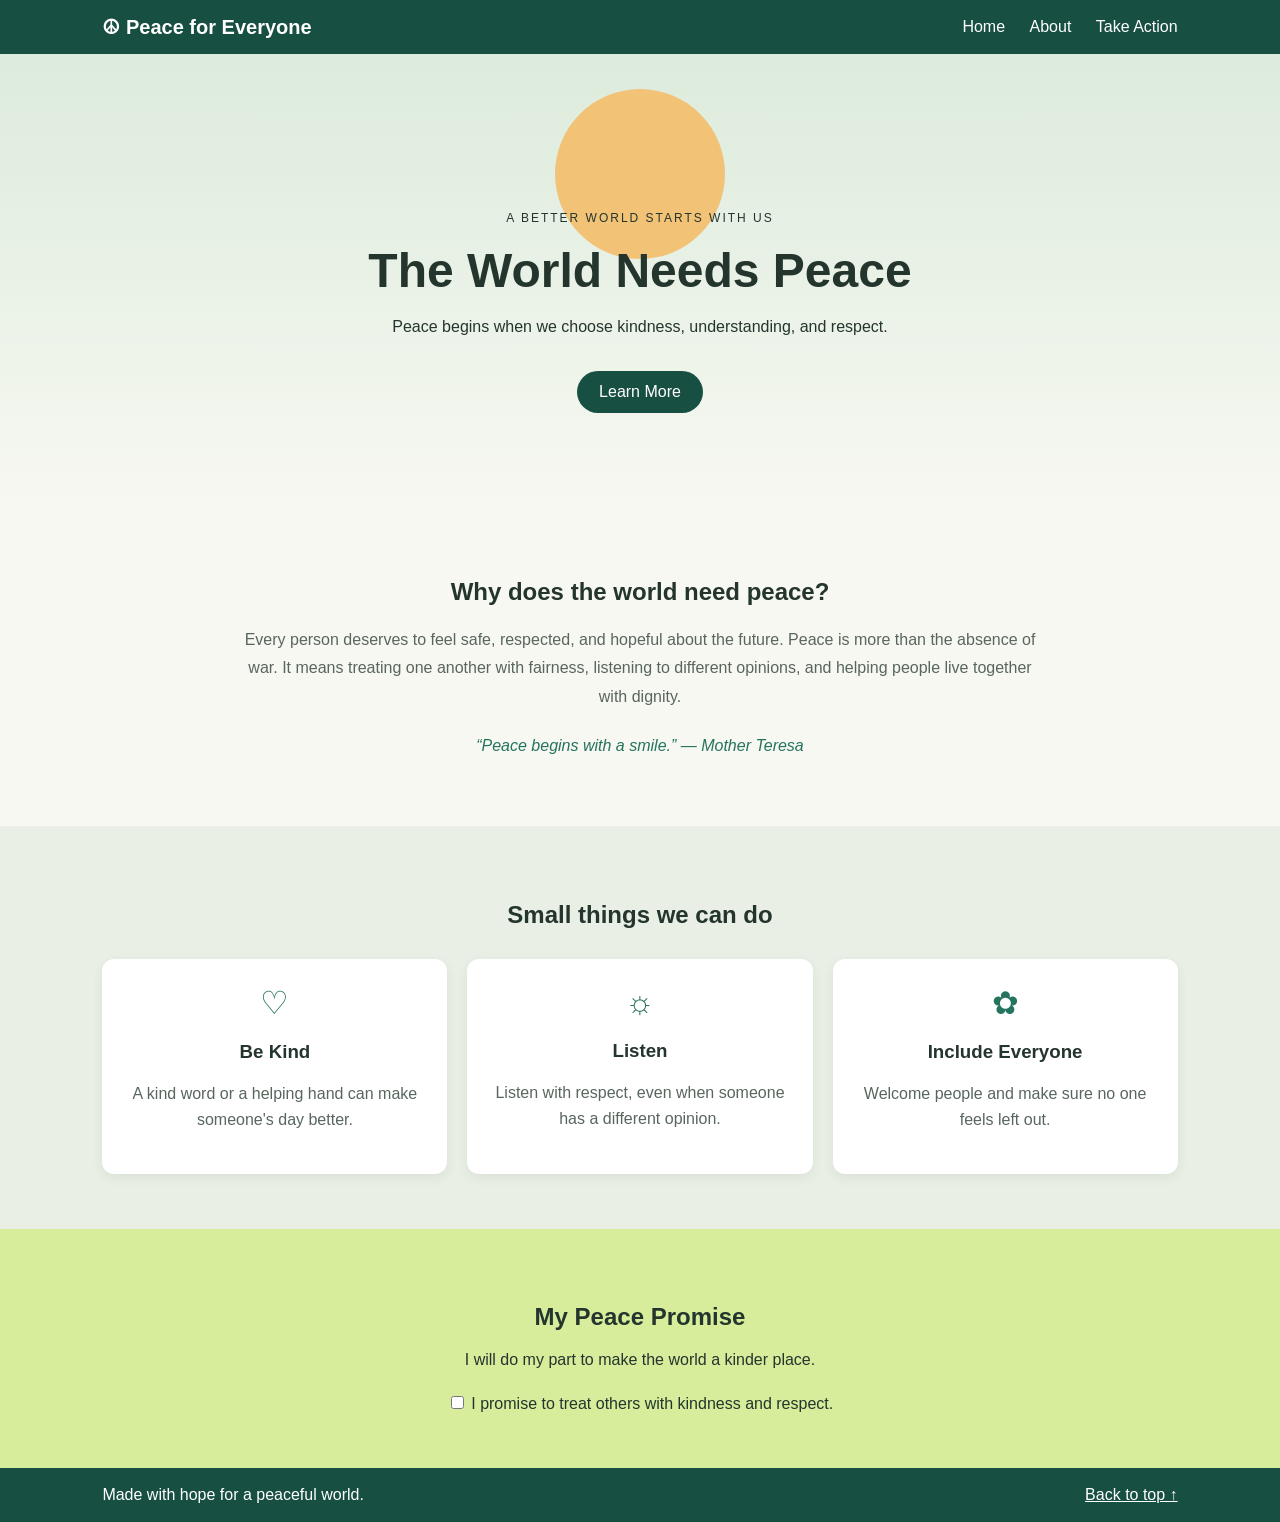
<file: index.html>
<!DOCTYPE html>
<html lang="en">
<head>
  <meta charset="UTF-8">
  <meta name="viewport" content="width=device-width, initial-scale=1.0">
  <title>The World Needs Peace</title>
  <link rel="stylesheet" href="style.css">
</head>
<body>
  <header>
    <h2 class="logo">☮ Peace for Everyone</h2>
    <nav>
      <a href="#home">Home</a>
      <a href="#about">About</a>
      <a href="#actions">Take Action</a>
    </nav>
  </header>

  <main>
    <section class="hero" id="home">
      <div class="sun"></div>
      <p class="small-title">A BETTER WORLD STARTS WITH US</p>
      <h1>The World Needs Peace</h1>
      <p>Peace begins when we choose kindness, understanding, and respect.</p>
      <a class="button" href="#about">Learn More</a>
    </section>

    <section class="about" id="about">
      <h2>Why does the world need peace?</h2>
      <p>Every person deserves to feel safe, respected, and hopeful about the future. Peace is more than the absence of war. It means treating one another with fairness, listening to different opinions, and helping people live together with dignity.</p>
      <blockquote>“Peace begins with a smile.” — Mother Teresa</blockquote>
    </section>

    <section class="actions" id="actions">
      <h2>Small things we can do</h2>
      <div class="cards">
        <article class="card">
          <div class="icon">♡</div>
          <h3>Be Kind</h3>
          <p>A kind word or a helping hand can make someone's day better.</p>
        </article>
        <article class="card">
          <div class="icon">☼</div>
          <h3>Listen</h3>
          <p>Listen with respect, even when someone has a different opinion.</p>
        </article>
        <article class="card">
          <div class="icon">✿</div>
          <h3>Include Everyone</h3>
          <p>Welcome people and make sure no one feels left out.</p>
        </article>
      </div>
    </section>

    <section class="pledge">
      <h2>My Peace Promise</h2>
      <p>I will do my part to make the world a kinder place.</p>
      <input type="checkbox" id="promise-check">
      <label class="promise" for="promise-check">
        I promise to treat others with kindness and respect.
      </label>
      <p class="thanks">Thank you for choosing peace! ☮</p>
    </section>
  </main>

  <footer>
    <p>Made with hope for a peaceful world.</p>
    <a href="#home">Back to top ↑</a>
  </footer>
</body>
</html>
</file>
<file: style.css>
body {
  margin: 0;
  font-family: Arial, sans-serif;
  color: #24352d;
  background-color: #f7f8f1;
}

header {
  background-color: #184f43;
  color: white;
  padding: 15px 8%;
  display: flex;
  justify-content: space-between;
  align-items: center;
}

.logo {
  margin: 0;
  font-size: 20px;
}

nav a {
  color: white;
  text-decoration: none;
  margin-left: 20px;
}

nav a:hover {
  color: #d7ed9b;
}

.hero {
  background: linear-gradient(#dcebdc, #f7f8f1);
  text-align: center;
  padding: 90px 20px;
  position: relative;
  overflow: hidden;
}

.sun {
  width: 170px;
  height: 170px;
  background: #f2c277;
  border-radius: 50%;
  position: absolute;
  top: 35px;
  left: calc(50% - 85px);
}

.hero h1,
.hero p,
.hero a {
  position: relative;
}

.hero h1 {
  font-size: 48px;
  margin: 15px 0;
}

.hero p {
  line-height: 1.6;
}

.small-title {
  font-size: 12px;
  letter-spacing: 2px;
  margin-top: 65px;
}

.button {
  display: inline-block;
  margin-top: 15px;
  padding: 12px 22px;
  background-color: #184f43;
  color: white;
  text-decoration: none;
  border-radius: 25px;
}

.button:hover {
  background-color: #26735f;
}

.about,
.actions,
.pledge {
  text-align: center;
  padding: 55px 8%;
}

.about {
  max-width: 800px;
  margin: auto;
}

.about p {
  line-height: 1.8;
  color: #59665e;
}

blockquote {
  color: #26735f;
  font-style: italic;
  margin-top: 25px;
}

.actions {
  background-color: #e9efe5;
}

.cards {
  display: flex;
  gap: 20px;
  margin-top: 30px;
}

.card {
  background-color: white;
  padding: 25px;
  border-radius: 12px;
  flex: 1;
  box-shadow: 0 4px 12px #19372b12;
}

.card:hover {
  transform: translateY(-5px);
}

.icon {
  font-size: 32px;
  color: #26735f;
}

.card p {
  color: #59665e;
  line-height: 1.6;
}

.pledge {
  background-color: #d7ed9b;
}

.promise {
  display: inline-block;
  margin-top: 10px;
  cursor: pointer;
}

.pledge input[type="checkbox"] {
  accent-color: #184f43;
}

.thanks {
  display: none;
  color: #184f43;
  font-weight: bold;
}

#promise-check:checked ~ .thanks {
  display: block;
}

footer {
  background-color: #184f43;
  color: white;
  padding: 18px 8%;
  display: flex;
  justify-content: space-between;
  align-items: center;
}

footer p {
  margin: 0;
}

footer a {
  color: white;
}

@media (max-width: 600px) {
  header,
  footer {
    flex-direction: column;
    gap: 12px;
    text-align: center;
  }

  nav a {
    margin: 0 8px;
  }

  .hero h1 {
    font-size: 36px;
  }

  .cards {
    flex-direction: column;
  }
}
</file>
